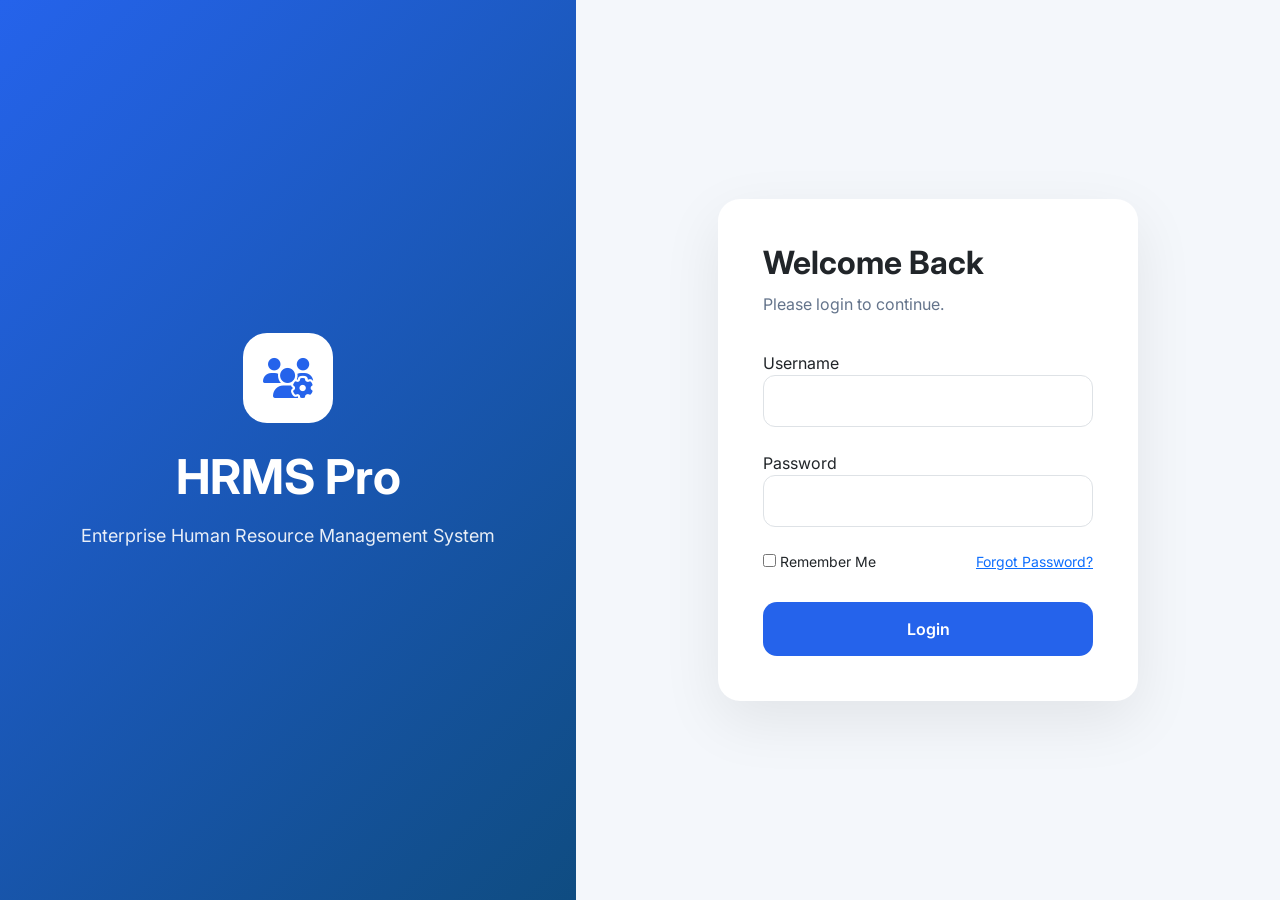
<file: index.html>
<!DOCTYPE html>
<html lang="en">

<head>

<meta charset="UTF-8">

<meta name="viewport" content="width=device-width, initial-scale=1.0">

<title>HRMS Pro | Login</title>

<link href="https://fonts.googleapis.com/css2?family=Inter:wght@300;400;500;600;700;800&display=swap" rel="stylesheet">

<link href="https://cdn.jsdelivr.net/npm/bootstrap@5.3.3/dist/css/bootstrap.min.css" rel="stylesheet">

<link rel="stylesheet" href="https://cdnjs.cloudflare.com/ajax/libs/font-awesome/6.7.2/css/all.min.css">

<link rel="stylesheet" href="assets/css/login.css">

</head>

<body>

<div class="login-page">

    <div class="left-panel">

        <div class="overlay">

            <div class="brand">

                <div class="logo">

                    <i class="fa-solid fa-users-gear"></i>

                </div>

                <h1>HRMS Pro</h1>

                <p>

                    Enterprise Human Resource Management System

                </p>

            </div>

        </div>

    </div>

    <div class="right-panel">

        <div class="login-card">

            <h2>Welcome Back</h2>

            <p>

                Please login to continue.

            </p>

            <form id="loginForm">

                <div class="mb-4">

                    <label>Username</label>

                    <input
                    class="form-control"
                    type="text"
                    required>

                </div>

                <div class="mb-4">

                    <label>Password</label>

                    <input
                    class="form-control"
                    type="password"
                    required>

                </div>

                <div class="remember">

                    <label>

                        <input type="checkbox">

                        Remember Me

                    </label>

                    <a href="#">

                        Forgot Password?

                    </a>

                </div>

                <button
                class="login-btn"
                type="submit">

                    Login

                </button>

            </form>

        </div>

    </div>

</div>

<script src="assets/js/login.js"></script>

</body>

</html>
</file>
<file: assets/css/login.css>
*{

margin:0;

padding:0;

box-sizing:border-box;

font-family:'Inter',sans-serif;

}

body{

background:#F4F7FB;

}

.login-page{

display:flex;

height:100vh;

}

.left-panel{

width:45%;

background:linear-gradient(135deg,#2563EB,#0F4C81);

display:flex;

justify-content:center;

align-items:center;

color:white;

}

.overlay{

text-align:center;

padding:50px;

}

.logo{

width:90px;

height:90px;

margin:auto;

background:white;

color:#2563EB;

border-radius:24px;

display:flex;

justify-content:center;

align-items:center;

font-size:40px;

margin-bottom:25px;

}

.brand h1{

font-size:48px;

font-weight:700;

margin-bottom:15px;

}

.brand p{

font-size:18px;

opacity:.9;

line-height:1.7;

}

.right-panel{

width:55%;

display:flex;

justify-content:center;

align-items:center;

}

.login-card{

width:420px;

background:white;

padding:45px;

border-radius:22px;

box-shadow:0 20px 60px rgba(0,0,0,.08);

}

.login-card h2{

font-weight:700;

margin-bottom:10px;

}

.login-card p{

color:#64748B;

margin-bottom:35px;

}

.form-control{

height:52px;

border-radius:12px;

}

.remember{

display:flex;

justify-content:space-between;

margin-bottom:30px;

font-size:14px;

}

.login-btn{

width:100%;

height:54px;

border:none;

background:#2563EB;

color:white;

font-size:16px;

font-weight:600;

border-radius:14px;

transition:.3s;

}

.login-btn:hover{

background:#1D4ED8;

}
</file>
